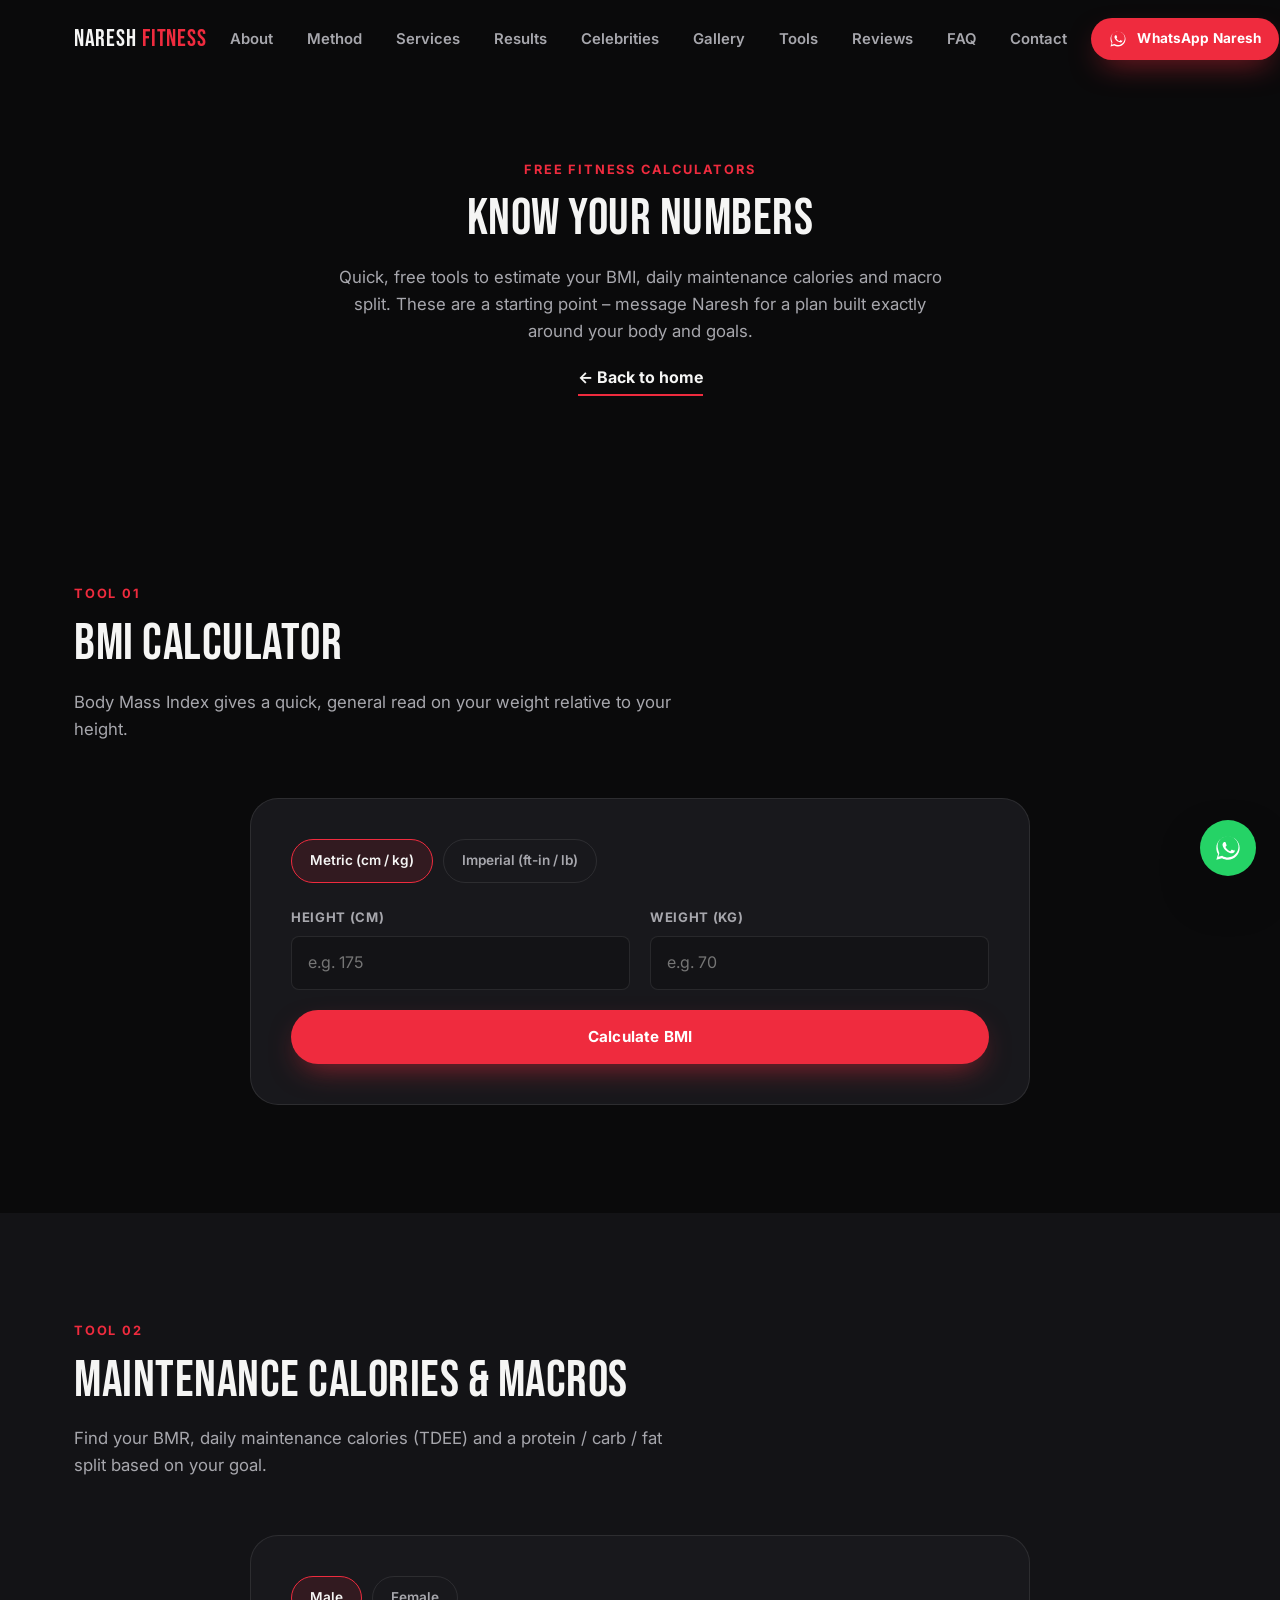
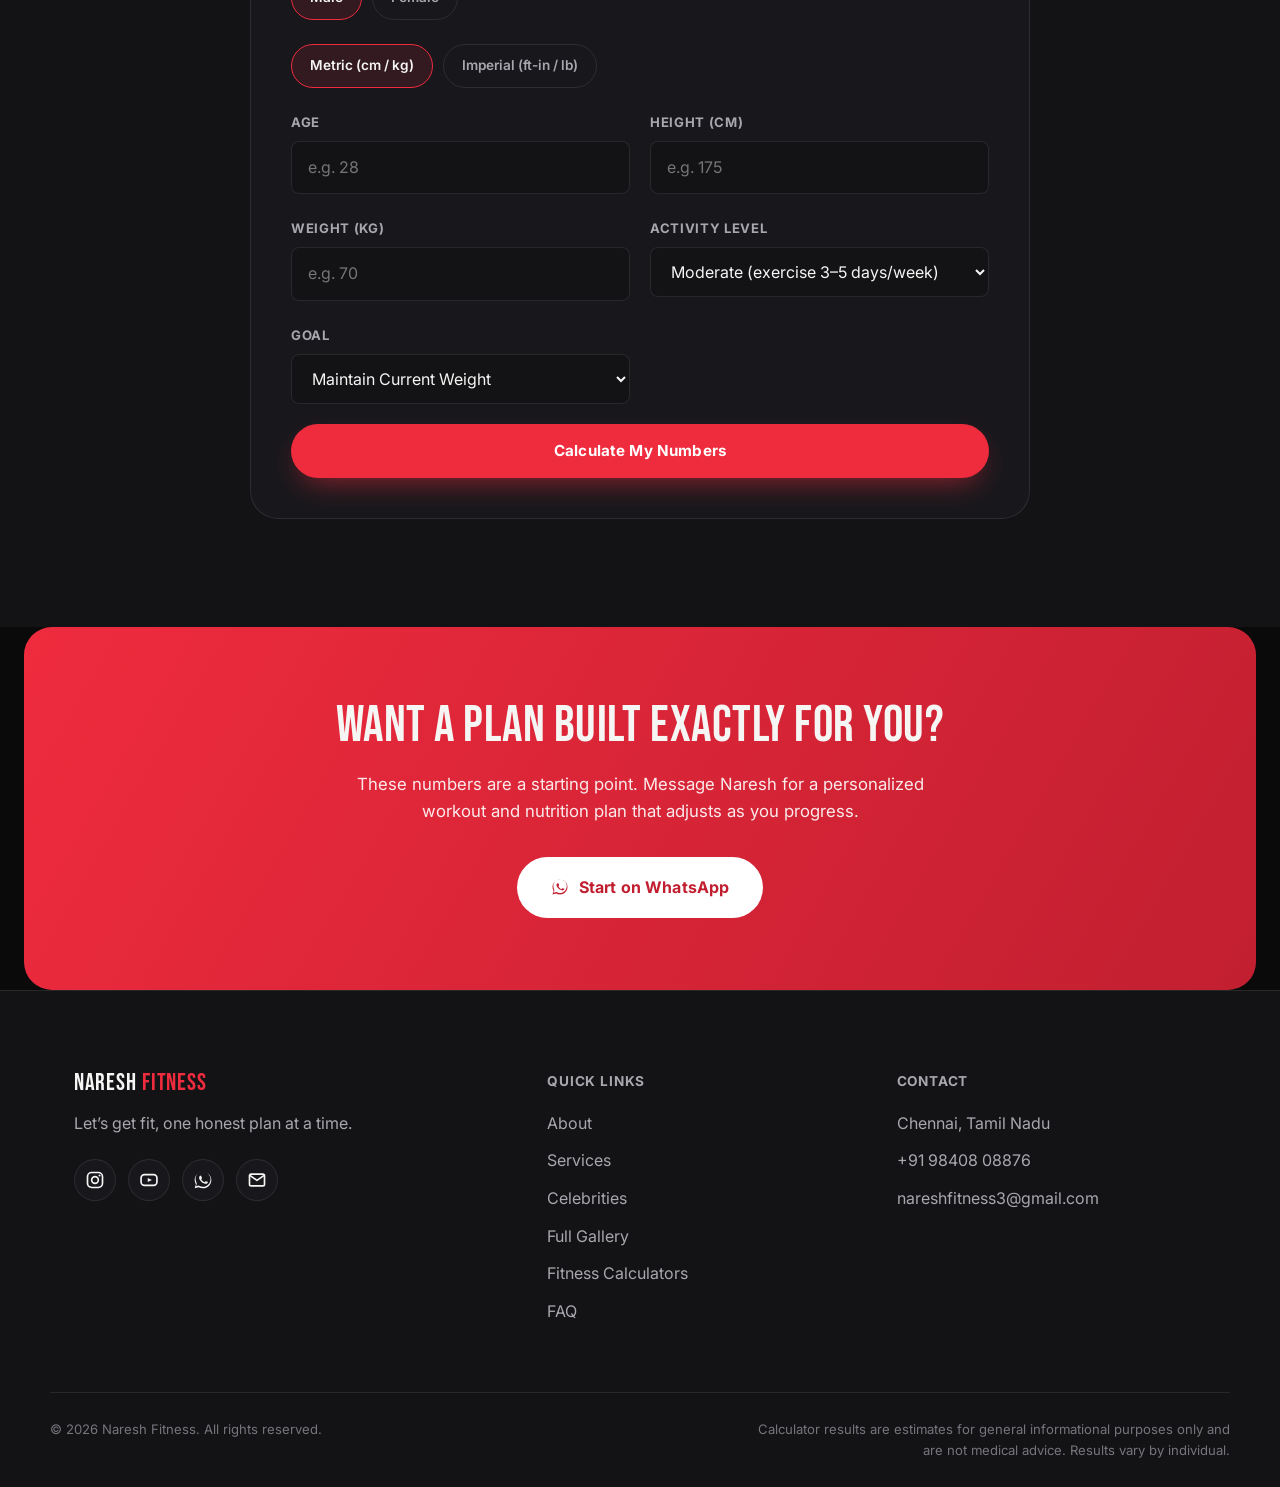
<file: tools.html>
<!DOCTYPE html>
<html lang="en">
<head>
<meta charset="UTF-8">
<meta name="viewport" content="width=device-width, initial-scale=1, viewport-fit=cover">
<title>Free Fitness Calculators: BMI, TDEE &amp; Macros | Naresh Fitness</title>
<meta name="description" content="Use free BMI, maintenance calorie (TDEE) and macro calculators from Naresh Fitness. Get instant estimates for your fitness goals, then start a personalized plan with a Chennai coach.">
<meta name="robots" content="index, follow, max-image-preview:large, max-snippet:-1, max-video-preview:-1">
<link rel="canonical" href="https://nareshfitness.com/tools.html">

<meta property="og:type" content="website">
<meta property="og:site_name" content="Naresh Fitness">
<meta property="og:title" content="Free Fitness Calculators: BMI, TDEE &amp; Macros | Naresh Fitness">
<meta property="og:description" content="Calculate your BMI, maintenance calories and macro split in seconds. Free tools from Naresh Fitness, Chennai.">
<meta property="og:image" content="https://nareshfitness.com/assets/img/og-image.jpg">
<meta property="og:url" content="https://nareshfitness.com/tools.html">
<meta property="og:locale" content="en_IN">

<meta name="twitter:card" content="summary_large_image">
<meta name="twitter:title" content="Free Fitness Calculators | Naresh Fitness">
<meta name="twitter:description" content="Calculate your BMI, maintenance calories and macros in seconds with free tools from Naresh Fitness.">
<meta name="twitter:image" content="https://nareshfitness.com/assets/img/og-image.jpg">

<meta name="theme-color" content="#0a0a0b">

<link rel="icon" href="favicon.ico" sizes="any">
<link rel="icon" type="image/png" sizes="32x32" href="assets/img/favicon-32.png">
<link rel="apple-touch-icon" href="assets/img/apple-touch-icon.png">

<link rel="preconnect" href="https://fonts.googleapis.com">
<link rel="preconnect" href="https://fonts.gstatic.com" crossorigin>
<link href="https://fonts.googleapis.com/css2?family=Bebas+Neue&amp;family=Inter:wght@400;500;600;700;800&amp;display=swap" rel="stylesheet">

<link rel="stylesheet" href="assets/css/style.css">
<script type="application/ld+json">
{
  "@context": "https://schema.org",
  "@graph": [
    {
      "@type": "WebPage",
      "@id": "https://nareshfitness.com/tools.html#webpage",
      "url": "https://nareshfitness.com/tools.html",
      "name": "Free Fitness Calculators: BMI, TDEE & Macros | Naresh Fitness",
      "description": "Free BMI, maintenance calorie and macro calculators from Naresh Fitness.",
      "isPartOf": { "@id": "https://nareshfitness.com/#website" },
      "about": { "@id": "https://nareshfitness.com/#business" },
      "inLanguage": "en-IN"
    },
    {
      "@type": "BreadcrumbList",
      "itemListElement": [
        { "@type": "ListItem", "position": 1, "name": "Home", "item": "https://nareshfitness.com/" },
        { "@type": "ListItem", "position": 2, "name": "Fitness Calculators", "item": "https://nareshfitness.com/tools.html" }
      ]
    }
  ]
}
</script>
</head>
<body>

<a class="skip-link" href="#main">Skip to content</a>

<!-- ===================== HEADER ===================== -->
<header class="site-header" id="siteHeader">
  <div class="container header-inner">
    <a href="index.html#home" class="logo" aria-label="Naresh Fitness home">
      <span class="logo-mark">NARESH</span><span class="logo-sub">FITNESS</span>
    </a>

    <nav class="nav" id="siteNav" aria-label="Primary">
      <ul>
        <li><a href="index.html#about" class="nav-link">About</a></li>
        <li><a href="index.html#method" class="nav-link">Method</a></li>
        <li><a href="index.html#services" class="nav-link">Services</a></li>
        <li><a href="index.html#results" class="nav-link">Results</a></li>
        <li><a href="index.html#celebrities" class="nav-link">Celebrities</a></li>
        <li><a href="gallery.html" class="nav-link">Gallery</a></li>
        <li><a href="tools.html" class="nav-link active">Tools</a></li>
        <li><a href="index.html#reviews" class="nav-link">Reviews</a></li>
        <li><a href="index.html#faq" class="nav-link">FAQ</a></li>
        <li><a href="index.html#contact" class="nav-link">Contact</a></li>
      </ul>
    </nav>

    <div class="header-actions">
      <a href="https://wa.me/919840808876?text=Hi%20Naresh%2C%20I%27d%20like%20to%20know%20more%20about%20your%20coaching%20programs!" class="btn btn-primary btn-sm header-cta" target="_blank" rel="noopener">
        <svg viewBox="0 0 24 24" aria-hidden="true" class="icon"><use href="#icon-whatsapp"></use></svg>
        <span>WhatsApp Naresh</span>
      </a>
      <button class="nav-toggle" id="navToggle" aria-label="Toggle menu" aria-expanded="false" aria-controls="siteNav">
        <span></span><span></span><span></span>
      </button>
    </div>
  </div>
</header>

<main id="main">

  <!-- ===================== TOOLS HERO ===================== -->
  <section class="gallery-hero">
    <div class="container">
      <p class="eyebrow reveal">Free Fitness Calculators</p>
      <h1 class="section-title reveal">KNOW YOUR NUMBERS</h1>
      <p class="section-sub reveal">Quick, free tools to estimate your BMI, daily maintenance calories and macro split. These are a starting point &ndash; message Naresh for a plan built exactly around your body and goals.</p>
      <a href="index.html" class="text-link reveal">&larr; Back to home</a>
    </div>
  </section>

  <!-- ===================== BMI CALCULATOR ===================== -->
  <section class="tool-section" id="bmi">
    <div class="container">
      <div class="section-head">
        <p class="eyebrow reveal">Tool 01</p>
        <h2 class="section-title reveal">BMI CALCULATOR</h2>
        <p class="section-sub reveal">Body Mass Index gives a quick, general read on your weight relative to your height.</p>
      </div>

      <div class="tool-card reveal">
        <form id="bmiForm" class="tool-form" novalidate>
          <div class="unit-toggle" role="radiogroup" aria-label="Units">
            <label class="unit-pill">
              <input type="radio" name="bmiUnit" value="metric" checked>
              <span>Metric (cm / kg)</span>
            </label>
            <label class="unit-pill">
              <input type="radio" name="bmiUnit" value="imperial">
              <span>Imperial (ft-in / lb)</span>
            </label>
          </div>

          <div class="tool-grid">
            <div class="form-row" data-unit="metric">
              <label for="bmi-height-cm">Height (cm)</label>
              <input type="number" id="bmi-height-cm" data-field="heightCm" placeholder="e.g. 175" min="60" max="260" step="0.1" inputmode="decimal">
            </div>
            <div class="form-row" data-unit="imperial" hidden>
              <label for="bmi-height-ft">Height (ft / in)</label>
              <div class="input-pair">
                <input type="number" id="bmi-height-ft" data-field="heightFt" placeholder="ft" min="3" max="8" inputmode="numeric">
                <input type="number" id="bmi-height-in" data-field="heightIn" placeholder="in" min="0" max="11" inputmode="numeric">
              </div>
            </div>

            <div class="form-row" data-unit="metric">
              <label for="bmi-weight-kg">Weight (kg)</label>
              <input type="number" id="bmi-weight-kg" data-field="weightKg" placeholder="e.g. 70" min="20" max="350" step="0.1" inputmode="decimal">
            </div>
            <div class="form-row" data-unit="imperial" hidden>
              <label for="bmi-weight-lb">Weight (lb)</label>
              <input type="number" id="bmi-weight-lb" data-field="weightLb" placeholder="e.g. 154" min="44" max="770" step="0.1" inputmode="decimal">
            </div>
          </div>

          <p class="tool-error" id="bmiError" role="alert" hidden>Please enter a valid height and weight.</p>

          <button type="submit" class="btn btn-primary btn-block">
            <span>Calculate BMI</span>
          </button>
        </form>

        <div class="tool-result" id="bmiResult" hidden>
          <div class="tool-result-headline">
            <span class="tool-result-value" id="bmiValue">0</span>
            <span class="tool-badge" id="bmiCategoryLabel">Normal Weight</span>
          </div>

          <div class="bmi-gauge">
            <div class="bmi-gauge-track">
              <span class="bmi-zone bmi-zone--under"></span>
              <span class="bmi-zone bmi-zone--normal"></span>
              <span class="bmi-zone bmi-zone--over"></span>
              <span class="bmi-zone bmi-zone--obese"></span>
              <span class="bmi-gauge-marker" id="bmiGaugeMarker"></span>
            </div>
            <div class="bmi-gauge-labels">
              <span>Underweight</span>
              <span>Normal</span>
              <span>Overweight</span>
              <span>Obese</span>
            </div>
          </div>
          <p class="tool-note">BMI doesn&rsquo;t account for muscle mass, bone density or body composition. It&rsquo;s a general screening number, not a diagnosis.</p>
        </div>
      </div>
    </div>
  </section>

  <!-- ===================== CALORIE & MACRO CALCULATOR ===================== -->
  <section class="tool-section tool-section--alt" id="calories">
    <div class="container">
      <div class="section-head">
        <p class="eyebrow reveal">Tool 02</p>
        <h2 class="section-title reveal">MAINTENANCE CALORIES &amp; MACROS</h2>
        <p class="section-sub reveal">Find your BMR, daily maintenance calories (TDEE) and a protein / carb / fat split based on your goal.</p>
      </div>

      <div class="tool-card reveal">
        <form id="calorieForm" class="tool-form" novalidate>
          <div class="unit-toggle" role="radiogroup" aria-label="Gender">
            <label class="unit-pill">
              <input type="radio" name="calGender" value="male" checked>
              <span>Male</span>
            </label>
            <label class="unit-pill">
              <input type="radio" name="calGender" value="female">
              <span>Female</span>
            </label>
          </div>

          <div class="unit-toggle" role="radiogroup" aria-label="Units">
            <label class="unit-pill">
              <input type="radio" name="calUnit" value="metric" checked>
              <span>Metric (cm / kg)</span>
            </label>
            <label class="unit-pill">
              <input type="radio" name="calUnit" value="imperial">
              <span>Imperial (ft-in / lb)</span>
            </label>
          </div>

          <div class="tool-grid">
            <div class="form-row">
              <label for="cal-age">Age</label>
              <input type="number" id="cal-age" data-field="age" placeholder="e.g. 28" min="14" max="90" inputmode="numeric">
            </div>

            <div class="form-row" data-unit="metric">
              <label for="cal-height-cm">Height (cm)</label>
              <input type="number" id="cal-height-cm" data-field="heightCm" placeholder="e.g. 175" min="120" max="230" step="0.1" inputmode="decimal">
            </div>
            <div class="form-row" data-unit="imperial" hidden>
              <label for="cal-height-ft">Height (ft / in)</label>
              <div class="input-pair">
                <input type="number" id="cal-height-ft" data-field="heightFt" placeholder="ft" min="3" max="8" inputmode="numeric">
                <input type="number" id="cal-height-in" data-field="heightIn" placeholder="in" min="0" max="11" inputmode="numeric">
              </div>
            </div>

            <div class="form-row" data-unit="metric">
              <label for="cal-weight-kg">Weight (kg)</label>
              <input type="number" id="cal-weight-kg" data-field="weightKg" placeholder="e.g. 70" min="30" max="300" step="0.1" inputmode="decimal">
            </div>
            <div class="form-row" data-unit="imperial" hidden>
              <label for="cal-weight-lb">Weight (lb)</label>
              <input type="number" id="cal-weight-lb" data-field="weightLb" placeholder="e.g. 154" min="66" max="660" step="0.1" inputmode="decimal">
            </div>

            <div class="form-row">
              <label for="cal-activity">Activity Level</label>
              <select id="cal-activity" data-field="activity">
                <option value="sedentary">Sedentary (little or no exercise)</option>
                <option value="light">Light (exercise 1&ndash;3 days/week)</option>
                <option value="moderate" selected>Moderate (exercise 3&ndash;5 days/week)</option>
                <option value="active">Active (exercise 6&ndash;7 days/week)</option>
                <option value="veryActive">Very Active (hard training + physical job)</option>
              </select>
            </div>

            <div class="form-row">
              <label for="cal-goal">Goal</label>
              <select id="cal-goal" data-field="goal">
                <option value="lose">Lose Weight / Fat Loss</option>
                <option value="maintain" selected>Maintain Current Weight</option>
                <option value="gain">Build Muscle</option>
              </select>
            </div>
          </div>

          <p class="tool-error" id="calorieError" role="alert" hidden>Please enter a valid age, height and weight.</p>

          <button type="submit" class="btn btn-primary btn-block">
            <span>Calculate My Numbers</span>
          </button>
        </form>

        <div class="tool-result" id="calorieResult" hidden>
          <div class="tool-stat-grid">
            <div class="tool-stat">
              <span class="tool-stat-label">BMR</span>
              <span class="tool-stat-value" id="bmrValue">0</span>
              <span class="tool-stat-unit">kcal/day</span>
            </div>
            <div class="tool-stat">
              <span class="tool-stat-label">Maintenance (TDEE)</span>
              <span class="tool-stat-value" id="tdeeValue">0</span>
              <span class="tool-stat-unit">kcal/day</span>
            </div>
            <div class="tool-stat tool-stat--highlight">
              <span class="tool-stat-label" id="goalCalLabel">Your Target</span>
              <span class="tool-stat-value" id="goalCalValue">0</span>
              <span class="tool-stat-unit">kcal/day</span>
            </div>
          </div>

          <div class="macro-breakdown">
            <h3>Suggested Daily Macros</h3>
            <div class="macro-bar">
              <span class="macro-bar-seg macro-bar-seg--protein" id="macroBarProtein"></span>
              <span class="macro-bar-seg macro-bar-seg--carbs" id="macroBarCarbs"></span>
              <span class="macro-bar-seg macro-bar-seg--fat" id="macroBarFat"></span>
            </div>
            <div class="macro-list">
              <div class="macro-item">
                <span class="macro-dot macro-dot--protein"></span>
                <span class="macro-name">Protein</span>
                <span class="macro-grams" id="macroProteinG">0g</span>
                <span class="macro-cal" id="macroProteinCal">0 kcal</span>
              </div>
              <div class="macro-item">
                <span class="macro-dot macro-dot--carbs"></span>
                <span class="macro-name">Carbs</span>
                <span class="macro-grams" id="macroCarbsG">0g</span>
                <span class="macro-cal" id="macroCarbsCal">0 kcal</span>
              </div>
              <div class="macro-item">
                <span class="macro-dot macro-dot--fat"></span>
                <span class="macro-name">Fat</span>
                <span class="macro-grams" id="macroFatG">0g</span>
                <span class="macro-cal" id="macroFatCal">0 kcal</span>
              </div>
            </div>
          </div>
          <p class="tool-note">Estimates based on the Mifflin-St Jeor equation. Real results depend on consistency, sleep, stress and individual metabolism &ndash; a coached plan adjusts these numbers as you progress.</p>
        </div>
      </div>
    </div>
  </section>

  <!-- ===================== TOOLS CTA ===================== -->
  <section class="gallery-cta">
    <div class="container">
      <h2 class="section-title reveal">WANT A PLAN BUILT EXACTLY FOR YOU?</h2>
      <p class="section-sub reveal">These numbers are a starting point. Message Naresh for a personalized workout and nutrition plan that adjusts as you progress.</p>
      <a href="https://wa.me/919840808876?text=Hi%20Naresh%2C%20I%20used%20the%20calculators%20on%20your%20website%20and%20I%27d%20like%20a%20personalized%20plan!" class="btn btn-primary btn-lg reveal" target="_blank" rel="noopener">
        <svg viewBox="0 0 24 24" aria-hidden="true" class="icon"><use href="#icon-whatsapp"></use></svg>
        <span>Start on WhatsApp</span>
      </a>
    </div>
  </section>

</main>

<!-- ===================== FOOTER ===================== -->
<footer class="site-footer">
  <div class="container footer-inner">
    <div class="footer-brand">
      <a href="index.html#home" class="logo"><span class="logo-mark">NARESH</span><span class="logo-sub">FITNESS</span></a>
      <p>Let&rsquo;s get fit, one honest plan at a time.</p>
      <div class="social-icons">
        <a href="https://www.instagram.com/nareshfitness/" target="_blank" rel="noopener" aria-label="Naresh Fitness on Instagram"><svg viewBox="0 0 24 24" class="icon" aria-hidden="true"><use href="#icon-instagram"></use></svg></a>
        <a href="https://www.youtube.com/@nareshfitnesslifestyle" target="_blank" rel="noopener" aria-label="Naresh Fitness on YouTube"><svg viewBox="0 0 24 24" class="icon" aria-hidden="true"><use href="#icon-youtube"></use></svg></a>
        <a href="https://wa.me/919840808876" target="_blank" rel="noopener" aria-label="Message Naresh Fitness on WhatsApp"><svg viewBox="0 0 24 24" class="icon" aria-hidden="true"><use href="#icon-whatsapp"></use></svg></a>
        <a href="mailto:nareshfitness3@gmail.com" aria-label="Email Naresh Fitness"><svg viewBox="0 0 24 24" class="icon" aria-hidden="true"><use href="#icon-mail"></use></svg></a>
      </div>
    </div>

    <div class="footer-col">
      <h4>Quick Links</h4>
      <ul>
        <li><a href="index.html#about">About</a></li>
        <li><a href="index.html#services">Services</a></li>
        <li><a href="index.html#celebrities">Celebrities</a></li>
        <li><a href="gallery.html">Full Gallery</a></li>
        <li><a href="tools.html">Fitness Calculators</a></li>
        <li><a href="index.html#faq">FAQ</a></li>
      </ul>
    </div>

    <div class="footer-col">
      <h4>Contact</h4>
      <ul>
        <li>Chennai, Tamil Nadu</li>
        <li><a href="tel:+919840808876">+91 98408 08876</a></li>
        <li><a href="mailto:nareshfitness3@gmail.com">nareshfitness3@gmail.com</a></li>
      </ul>
    </div>
  </div>

  <div class="container footer-bottom">
    <p>&copy; <span id="year"></span> Naresh Fitness. All rights reserved.</p>
    <p class="disclaimer">Calculator results are estimates for general informational purposes only and are not medical advice. Results vary by individual.</p>
  </div>
</footer>

<!-- Floating actions -->
<a href="https://wa.me/919840808876?text=Hi%20Naresh%2C%20I%27d%20like%20to%20know%20more%20about%20your%20coaching!" class="fab fab-whatsapp" target="_blank" rel="noopener" aria-label="Chat on WhatsApp">
  <svg viewBox="0 0 24 24" aria-hidden="true" class="icon"><use href="#icon-whatsapp"></use></svg>
</a>
<button class="fab fab-top" id="toTop" aria-label="Back to top">
  <svg viewBox="0 0 24 24" aria-hidden="true" class="icon"><use href="#icon-arrow-up"></use></svg>
</button>

<!-- SVG Icon Sprite -->
<svg style="display:none" aria-hidden="true">
  <defs>
    <g id="icon-whatsapp"><path fill="currentColor" d="M17.5 14.4c-.3-.1-1.6-.8-1.9-.9-.2-.1-.4-.1-.6.1-.2.3-.7.9-.8 1-.2.2-.3.2-.5.1-.3-.1-1.2-.4-2.2-1.4-.8-.7-1.4-1.6-1.5-1.9-.2-.3 0-.5.1-.6.1-.1.3-.3.4-.5.1-.1.2-.3.3-.4.1-.2 0-.4 0-.5-.1-.1-.6-1.5-.8-2-.2-.5-.4-.4-.6-.5h-.5c-.2 0-.5.1-.7.3-.2.3-.9.9-.9 2.1 0 1.2.9 2.4 1 2.6.1.2 1.8 2.8 4.4 3.9.6.3 1.1.4 1.5.6.6.2 1.2.2 1.6.1.5-.1 1.6-.6 1.8-1.3.2-.6.2-1.2.2-1.3-.1-.1-.3-.2-.5-.3z"/><path fill="currentColor" d="M12 2C6.5 2 2 6.5 2 12c0 1.9.5 3.6 1.5 5.2L2 22l4.9-1.3c1.5.8 3.2 1.3 5.1 1.3 5.5 0 10-4.5 10-10S17.5 2 12 2zm0 18.1c-1.7 0-3.3-.5-4.7-1.3l-.3-.2-3.3.9.9-3.2-.2-.3C3.6 13.6 3.1 12 3.1 10.3v-.1C3.1 5.6 7.1 2 12 2c2.4 0 4.7 1 6.4 2.7 1.7 1.7 2.6 4 2.6 6.3 0 4.9-4 8.9-9 9.1z"/></g>
    <g id="icon-arrow-up"><path fill="none" stroke="currentColor" stroke-width="2" stroke-linecap="round" stroke-linejoin="round" d="M12 20V4m0 0l-6 6m6-6l6 6"/></g>
    <g id="icon-mail"><rect x="3" y="5" width="18" height="14" rx="2" fill="none" stroke="currentColor" stroke-width="2"/><path fill="none" stroke="currentColor" stroke-width="2" stroke-linejoin="round" d="M3.5 6.5l8.5 6 8.5-6"/></g>
    <g id="icon-instagram"><rect x="3" y="3" width="18" height="18" rx="5" fill="none" stroke="currentColor" stroke-width="2"/><circle cx="12" cy="12" r="4" fill="none" stroke="currentColor" stroke-width="2"/><circle cx="17.5" cy="6.5" r="1.2" fill="currentColor"/></g>
    <g id="icon-youtube"><rect x="2.5" y="5.5" width="19" height="13" rx="4" fill="none" stroke="currentColor" stroke-width="2"/><path fill="currentColor" d="M10.5 9.5l5 2.5-5 2.5z"/></g>
  </defs>
</svg>

<script src="assets/js/main.js" defer></script>
<script src="assets/js/tools.js" defer></script>
</body>
</html>
</file>
<file: assets/css/style.css>
/* ==========================================================================
   NARESH FITNESS — Design System & Styles
   ========================================================================== */

/* ---------- Reset ---------- */
*, *::before, *::after { box-sizing: border-box; }
html { scroll-behavior: smooth; }
[id] { scroll-margin-top: 92px; }
body, h1, h2, h3, h4, p, dl, dd, figure { margin: 0; }
ul, ol { margin: 0; padding: 0; list-style: none; }
img { max-width: 100%; display: block; }
button { font: inherit; color: inherit; background: none; border: 0; cursor: pointer; }
a { color: inherit; text-decoration: none; }
input, textarea, select { font: inherit; color: inherit; }

/* ---------- Design Tokens ---------- */
:root {
  --bg: #0a0a0b;
  --bg-alt: #131316;
  --surface: #18181c;
  --surface-2: #1f1f24;
  --border: rgba(255,255,255,0.09);
  --text: #f5f5f4;
  --text-muted: #a7a7ad;
  --text-faint: #75757c;
  --accent: #ef2b3e;
  --accent-dark: #c11f30;
  --accent-2: #ffb020;
  --success: #23c16b;

  --font-display: "Bebas Neue", "Arial Narrow", sans-serif;
  --font-body: "Inter", -apple-system, BlinkMacSystemFont, "Segoe UI", sans-serif;

  --container: 1180px;
  --radius-sm: 8px;
  --radius: 16px;
  --radius-lg: 28px;

  --shadow-soft: 0 20px 60px -20px rgba(0,0,0,0.6);
  --ease: cubic-bezier(.22,1,.36,1);
}

/* ---------- Base ---------- */
body {
  background: var(--bg);
  color: var(--text);
  font-family: var(--font-body);
  font-size: 16px;
  line-height: 1.6;
  -webkit-font-smoothing: antialiased;
  overflow-x: hidden;
}

::selection { background: var(--accent); color: #fff; }

.container {
  width: 100%;
  max-width: var(--container);
  margin-inline: auto;
  padding-inline: 24px;
}

.skip-link {
  position: fixed;
  top: -100px;
  left: 16px;
  background: var(--accent);
  color: #fff;
  padding: 12px 18px;
  border-radius: var(--radius-sm);
  z-index: 999;
  transition: top .2s var(--ease);
  font-weight: 600;
}
.skip-link:focus { top: 16px; }

a:focus-visible, button:focus-visible, input:focus-visible, textarea:focus-visible, select:focus-visible, details:focus-within summary {
  outline: 2px solid var(--accent-2);
  outline-offset: 3px;
}

.eyebrow {
  font-weight: 700;
  letter-spacing: .14em;
  text-transform: uppercase;
  font-size: .8rem;
  color: var(--accent);
  margin-bottom: 12px;
}

.section-title {
  font-family: var(--font-display);
  font-weight: 400;
  letter-spacing: .01em;
  font-size: clamp(2rem, 5vw, 3.2rem);
  line-height: 1.05;
  text-transform: uppercase;
  margin-bottom: 18px;
}

.section-sub {
  color: var(--text-muted);
  max-width: 620px;
  font-size: 1.05rem;
}

.section-head { max-width: 760px; margin-bottom: 56px; }

section { position: relative; padding: 108px 0; }
@media (max-width: 760px) { section { padding: 76px 0; } }

.icon { width: 20px; height: 20px; flex-shrink: 0; }
.icon-sm { width: 16px; height: 16px; }
.icon-lg { width: 34px; height: 34px; color: var(--accent); margin-bottom: 18px; }

/* ---------- Buttons ---------- */
.btn {
  display: inline-flex;
  align-items: center;
  gap: 10px;
  padding: 15px 28px;
  border-radius: 999px;
  font-weight: 700;
  font-size: .95rem;
  letter-spacing: .01em;
  transition: transform .25s var(--ease), box-shadow .25s var(--ease), background .25s var(--ease);
  white-space: nowrap;
}
.btn .icon { width: 18px; height: 18px; }
.btn-primary {
  background: var(--accent);
  color: #fff;
  box-shadow: 0 12px 30px -10px rgba(239,43,62,.6);
}
.btn-primary:hover { background: var(--accent-dark); transform: translateY(-2px); box-shadow: 0 16px 34px -10px rgba(239,43,62,.7); }
.btn-ghost {
  background: transparent;
  color: var(--text);
  border: 1.5px solid var(--border);
}
.btn-ghost:hover { border-color: var(--text); transform: translateY(-2px); }
.btn-sm { padding: 10px 18px; font-size: .85rem; }
.btn-block { width: 100%; justify-content: center; }

.text-link {
  display: inline-flex;
  align-items: center;
  gap: 8px;
  font-weight: 700;
  color: var(--text);
  border-bottom: 2px solid var(--accent);
  padding-bottom: 4px;
  transition: gap .25s var(--ease), color .25s var(--ease);
}
.text-link:hover { gap: 12px; color: var(--accent); }

/* ---------- Header ---------- */
.site-header {
  position: fixed;
  top: 0; left: 0; right: 0;
  z-index: 100;
  padding: 18px 0;
  transition: background .3s var(--ease), padding .3s var(--ease), box-shadow .3s var(--ease);
}
.site-header.scrolled {
  background: rgba(10,10,11,.85);
  backdrop-filter: blur(14px);
  -webkit-backdrop-filter: blur(14px);
  padding: 12px 0;
  box-shadow: 0 8px 30px -12px rgba(0,0,0,.6);
  border-bottom: 1px solid var(--border);
}
.header-inner { display: flex; align-items: center; justify-content: space-between; gap: 24px; }

.logo { display: flex; align-items: baseline; gap: 6px; font-family: var(--font-display); line-height: 1; }
.logo-mark { font-size: 1.5rem; letter-spacing: .03em; }
.logo-sub { font-size: 1.5rem; letter-spacing: .03em; color: var(--accent); }

.nav ul { display: flex; align-items: center; gap: 34px; }
.nav-link {
  font-weight: 600;
  font-size: .93rem;
  color: var(--text-muted);
  position: relative;
  padding: 6px 0;
  transition: color .2s var(--ease);
}
.nav-link::after {
  content: "";
  position: absolute;
  left: 0; bottom: 0;
  width: 0; height: 2px;
  background: var(--accent);
  transition: width .25s var(--ease);
}
.nav-link:hover, .nav-link.active { color: var(--text); }
.nav-link:hover::after, .nav-link.active::after { width: 100%; }

.header-actions { display: flex; align-items: center; gap: 16px; }
.header-cta span { display: inline; }

.nav-toggle {
  display: none;
  flex-direction: column;
  justify-content: center;
  gap: 5px;
  width: 40px;
  height: 40px;
}
.nav-toggle span { width: 100%; height: 2px; background: var(--text); border-radius: 2px; transition: transform .3s var(--ease), opacity .3s var(--ease); }
.nav-toggle[aria-expanded="true"] span:nth-child(1) { transform: translateY(7px) rotate(45deg); }
.nav-toggle[aria-expanded="true"] span:nth-child(2) { opacity: 0; }
.nav-toggle[aria-expanded="true"] span:nth-child(3) { transform: translateY(-7px) rotate(-45deg); }

/* ---------- Hero ---------- */
.hero {
  position: relative;
  min-height: 100svh;
  display: flex;
  align-items: center;
  padding-top: 140px;
  padding-bottom: 80px;
  overflow: hidden;
}
.hero-bg {
  position: absolute; inset: 0;
  background:
    radial-gradient(60% 50% at 85% 15%, rgba(239,43,62,.20), transparent 60%),
    radial-gradient(50% 40% at 10% 90%, rgba(255,176,32,.12), transparent 60%),
    var(--bg);
  z-index: -1;
}
.hero-inner {
  display: grid;
  grid-template-columns: 1.15fr .85fr;
  align-items: center;
  gap: 48px;
}
.hero-title {
  font-family: var(--font-display);
  font-weight: 400;
  font-size: clamp(2.6rem, 6.4vw, 5.2rem);
  line-height: .98;
  text-transform: uppercase;
  margin-bottom: 26px;
}
.hero-title .line { display: block; }
.hero-title .accent { color: var(--accent); }
.hero-sub {
  font-size: 1.15rem;
  color: var(--text-muted);
  max-width: 520px;
  margin-bottom: 36px;
}
.hero-actions { display: flex; flex-wrap: wrap; gap: 16px; }

.hero-media { display: flex; justify-content: center; }
.hero-portrait {
  position: relative;
  width: min(100%, 420px);
  aspect-ratio: 1/1;
  border-radius: var(--radius-lg);
  overflow: hidden;
  box-shadow: var(--shadow-soft);
  border: 1px solid var(--border);
}
.hero-portrait img { width: 100%; height: 100%; object-fit: cover; }
.hero-badge {
  position: absolute;
  display: flex;
  flex-direction: column;
  line-height: 1.2;
  background: rgba(15,15,17,.75);
  backdrop-filter: blur(10px);
  border: 1px solid var(--border);
  border-radius: var(--radius);
  padding: 12px 16px;
  box-shadow: var(--shadow-soft);
}
.hero-badge strong { font-family: var(--font-display); font-size: 1.4rem; letter-spacing: .02em; }
.hero-badge strong span { color: var(--accent-2); }
.hero-badge span { font-size: .72rem; color: var(--text-muted); text-transform: uppercase; letter-spacing: .06em; }
.hero-badge--rating { top: 8%; left: -8%; }
.hero-badge--title { bottom: 8%; right: -10%; text-align: right; }
.hero-badge--title strong { color: var(--accent-2); font-size: 1.15rem; }

.scroll-cue {
  position: absolute;
  bottom: 28px; left: 50%;
  transform: translateX(-50%);
  display: flex;
  flex-direction: column;
  align-items: center;
  gap: 6px;
  color: var(--text-faint);
  font-size: .72rem;
  letter-spacing: .12em;
  text-transform: uppercase;
  animation: bob 2.4s ease-in-out infinite;
}
@keyframes bob { 0%,100% { transform: translate(-50%, 0); } 50% { transform: translate(-50%, 8px); } }

/* ---------- Marquee ---------- */
.marquee {
  overflow: hidden;
  background: var(--accent);
  padding: 14px 0;
  white-space: nowrap;
}
.marquee-track {
  display: inline-flex;
  gap: 14px;
  animation: marquee 26s linear infinite;
  font-family: var(--font-display);
  font-size: 1.05rem;
  letter-spacing: .04em;
  color: #fff;
}
.marquee-track span { flex-shrink: 0; }
.marquee-track .dot { color: rgba(255,255,255,.6); }
@keyframes marquee { from { transform: translateX(0); } to { transform: translateX(-50%); } }

/* ---------- Trust bar ---------- */
.trust-bar { padding: 64px 0; border-bottom: 1px solid var(--border); }
.trust-grid {
  display: grid;
  grid-template-columns: repeat(4, 1fr);
  gap: 32px;
}
.trust-item { display: flex; flex-direction: column; gap: 6px; text-align: center; }
.trust-value {
  font-family: var(--font-display);
  font-size: clamp(2rem, 3.4vw, 2.6rem);
  color: var(--accent-2);
}
.trust-value--text { font-size: clamp(1.4rem, 2.6vw, 1.8rem); }
.trust-label { color: var(--text-muted); font-size: .85rem; text-transform: uppercase; letter-spacing: .04em; }

/* ---------- About ---------- */
.about-grid {
  display: grid;
  grid-template-columns: .85fr 1.15fr;
  gap: 64px;
  align-items: center;
}
.about-media { position: relative; }
.about-media picture, .about-media img {
  border-radius: var(--radius-lg);
  width: 100%;
  height: auto;
  aspect-ratio: 1/1;
  object-fit: cover;
  border: 1px solid var(--border);
  display: block;
}
.about-media-badge {
  position: absolute;
  bottom: -20px; left: -20px;
  background: var(--accent);
  color: #fff;
  border-radius: var(--radius);
  padding: 14px 20px;
  box-shadow: var(--shadow-soft);
  display: flex;
  flex-direction: column;
  line-height: 1.2;
}
.about-media-badge span { font-size: .7rem; text-transform: uppercase; letter-spacing: .08em; opacity: .85; }
.about-media-badge strong { font-family: var(--font-display); font-size: 1.6rem; }

.about-copy p { color: var(--text-muted); margin-bottom: 18px; font-size: 1.05rem; }

.fact-grid {
  display: grid;
  grid-template-columns: repeat(2, 1fr);
  gap: 20px 28px;
  margin: 32px 0;
  padding: 28px;
  background: var(--surface);
  border: 1px solid var(--border);
  border-radius: var(--radius);
}
.fact-grid dt { font-size: .72rem; text-transform: uppercase; letter-spacing: .08em; color: var(--text-faint); margin-bottom: 4px; }
.fact-grid dd { font-weight: 700; }

.recognition-row { display: flex; flex-wrap: wrap; gap: 10px; margin-bottom: 28px; }
.recognition-row li {
  font-size: .82rem;
  font-weight: 600;
  color: var(--text-muted);
  background: var(--surface);
  border: 1px solid var(--border);
  padding: 9px 16px;
  border-radius: 999px;
}

/* ---------- Method ---------- */
.method-grid {
  display: grid;
  grid-template-columns: repeat(4, 1fr);
  gap: 24px;
}
.method-card {
  background: var(--surface);
  border: 1px solid var(--border);
  border-radius: var(--radius);
  padding: 32px 26px;
  transition: transform .3s var(--ease), border-color .3s var(--ease);
}
.method-card:hover { transform: translateY(-6px); border-color: var(--accent); }
.method-num {
  display: block;
  font-family: var(--font-display);
  font-size: 2.4rem;
  color: var(--accent);
  margin-bottom: 12px;
  opacity: .9;
}
.method-card h3 { font-size: 1.2rem; margin-bottom: 10px; }
.method-card p { color: var(--text-muted); font-size: .95rem; }

/* ---------- Services ---------- */
.services-grid {
  display: grid;
  grid-template-columns: repeat(3, 1fr);
  gap: 24px;
  margin-bottom: 40px;
}
.service-card {
  background: var(--surface);
  border: 1px solid var(--border);
  border-radius: var(--radius);
  padding: 32px 28px;
  transition: transform .3s var(--ease), border-color .3s var(--ease), background .3s var(--ease);
}
.service-card:hover { transform: translateY(-6px); border-color: var(--accent); background: var(--surface-2); }
.service-card h3 { font-size: 1.25rem; margin-bottom: 10px; }
.service-card p { color: var(--text-muted); font-size: .95rem; }
.service-features { margin-top: 16px; padding-top: 16px; border-top: 1px solid var(--border); }
.service-features li { position: relative; padding-left: 20px; font-size: .86rem; color: var(--text-muted); margin-bottom: 8px; }
.service-features li::before { content: "✓"; position: absolute; left: 0; color: var(--accent-2); font-weight: 700; }

.services-cta {
  display: flex;
  align-items: center;
  justify-content: space-between;
  gap: 32px;
  background: linear-gradient(120deg, var(--accent), var(--accent-dark));
  border-radius: var(--radius-lg);
  padding: 40px 44px;
  flex-wrap: wrap;
}
.services-cta h3 { font-family: var(--font-display); font-size: 1.8rem; text-transform: uppercase; margin-bottom: 8px; }
.services-cta p { max-width: 460px; opacity: .92; }
.services-cta .btn-primary { background: #fff; color: var(--accent-dark); box-shadow: none; }
.services-cta .btn-primary:hover { background: #0a0a0b; color: #fff; }

/* ---------- Results ---------- */
.transform-grid {
  display: grid;
  grid-template-columns: repeat(2, 1fr);
  gap: 28px;
  margin-bottom: 20px;
}
.transform-card {
  position: relative;
  border-radius: var(--radius-lg);
  overflow: hidden;
  border: 1px solid var(--border);
}
.transform-card img { width: 100%; height: auto; aspect-ratio: 1/1; object-fit: cover; display: block; }
.transform-card figcaption {
  position: absolute;
  left: 0; right: 0; bottom: 0;
  padding: 28px 24px 20px;
  background: linear-gradient(0deg, rgba(0,0,0,.85), transparent);
  font-weight: 600;
  font-size: .95rem;
}
.transform-badge {
  position: absolute;
  top: 20px; left: 20px;
  background: var(--accent-2);
  color: #14140f;
  font-family: var(--font-display);
  font-size: 1.1rem;
  letter-spacing: .03em;
  padding: 8px 16px;
  border-radius: 999px;
}
.transform-more { color: var(--text-muted); margin-bottom: 64px; }
.transform-more a { color: var(--accent-2); font-weight: 700; }

.gallery-head { margin-bottom: 28px; }
.gallery-head h3 { font-family: var(--font-display); font-size: 1.7rem; text-transform: uppercase; letter-spacing: .02em; }

.gallery-grid {
  display: grid;
  grid-template-columns: repeat(4, 1fr);
  gap: 20px;
}
.gallery-item {
  border-radius: var(--radius);
  overflow: hidden;
  border: 1px solid var(--border);
  aspect-ratio: 3/4;
  position: relative;
}
.gallery-item img { width: 100%; height: 100%; object-fit: cover; transition: transform .5s var(--ease); }
.gallery-item:hover img { transform: scale(1.08); }
.gallery-item::after {
  content: "";
  position: absolute; inset: 0;
  background: linear-gradient(0deg, rgba(0,0,0,.35), transparent 40%);
  opacity: 0;
  transition: opacity .3s var(--ease);
}
.gallery-item:hover::after { opacity: 1; }

.view-all-cta { text-align: center; margin-top: 48px; }
.btn-lg { padding: 18px 34px; font-size: 1rem; }

/* ---------- Celebrity Clients ---------- */
.celebrity-grid {
  display: grid;
  grid-template-columns: repeat(2, 1fr);
  gap: 24px;
  align-items: start;
}
.celebrity-card {
  background: var(--surface);
  border: 1px solid var(--border);
  border-radius: var(--radius);
  overflow: hidden;
}
.celebrity-card picture, .celebrity-card img { width: 100%; height: auto; display: block; }
.celebrity-card figcaption { padding: 24px; }
.celebrity-card strong {
  display: block;
  font-family: var(--font-display);
  font-size: 1.3rem;
  letter-spacing: .02em;
  color: var(--accent-2);
  margin-bottom: 10px;
}
.celebrity-card span { display: block; color: var(--text-muted); font-size: .9rem; line-height: 1.55; }

/* ---------- Reviews ---------- */
.section-head .rating-badge { margin-top: 8px; }
.rating-badge {
  display: inline-flex;
  align-items: center;
  gap: 12px;
  background: var(--surface);
  border: 1px solid var(--border);
  padding: 14px 22px;
  border-radius: 999px;
  transition: border-color .25s var(--ease), transform .25s var(--ease);
}
.rating-badge:hover { border-color: var(--accent-2); transform: translateY(-2px); }
.rating-badge .stars { color: var(--accent-2); letter-spacing: 2px; }
.rating-badge span:last-child { color: var(--text-muted); font-size: .88rem; }

.testimonial-grid {
  display: grid;
  grid-template-columns: repeat(4, 1fr);
  gap: 24px;
  margin-bottom: 40px;
  align-items: start;
}
.testimonial-card {
  background: var(--surface);
  border: 1px solid var(--border);
  border-radius: var(--radius);
  padding: 28px 24px;
  display: flex;
  flex-direction: column;
}
.testimonial-stars { color: var(--accent-2); letter-spacing: 2px; margin-bottom: 14px; }
.testimonial-quote { color: var(--text); font-size: .98rem; flex-grow: 1; margin-bottom: 18px; }
.testimonial-author { display: flex; flex-direction: column; gap: 2px; }
.testimonial-author strong { font-size: 1rem; }
.testimonial-author span { color: var(--text-faint); font-size: .8rem; }

.testimonial-card--shot { padding: 0; overflow: hidden; }
.testimonial-card--shot picture, .testimonial-card--shot img { width: 100%; height: auto; display: block; }
.testimonial-card--shot figcaption { padding: 20px; font-size: .92rem; color: var(--text); }
.testimonial-card--shot figcaption span { display: block; margin-top: 10px; color: var(--text-faint); font-size: .78rem; }
.testimonial-card--shot strong { color: var(--accent-2); }

.insight-strip {
  display: grid;
  grid-template-columns: repeat(3, 1fr);
  gap: 24px;
}
.review-card {
  background: var(--surface);
  border: 1px solid var(--border);
  border-radius: var(--radius);
  padding: 32px 28px;
}
.quote-icon { color: var(--accent-2); }
.review-card h3 { font-size: 1.2rem; margin-bottom: 10px; }
.review-card p { color: var(--text-muted); font-size: .95rem; }
.reviews-disclosure { margin-top: 28px; color: var(--text-faint); font-size: .82rem; }

/* ---------- FAQ ---------- */
.faq-grid {
  display: grid;
  grid-template-columns: .8fr 1.2fr;
  gap: 56px;
  align-items: start;
}
.faq-intro .btn { margin-top: 12px; }
.faq-item {
  background: var(--surface);
  border: 1px solid var(--border);
  border-radius: var(--radius);
  padding: 22px 26px;
  margin-bottom: 14px;
}
.faq-item summary {
  cursor: pointer;
  font-weight: 700;
  font-size: 1.05rem;
  list-style: none;
  display: flex;
  justify-content: space-between;
  align-items: center;
  gap: 16px;
}
.faq-item summary::-webkit-details-marker { display: none; }
.faq-item summary::after {
  content: "+";
  font-family: var(--font-display);
  font-size: 1.6rem;
  color: var(--accent);
  transition: transform .25s var(--ease);
  flex-shrink: 0;
}
.faq-item[open] summary::after { transform: rotate(45deg); }
.faq-item p { color: var(--text-muted); margin-top: 14px; font-size: .96rem; }

/* ---------- Contact ---------- */
.contact-grid {
  display: grid;
  grid-template-columns: .9fr 1.1fr;
  gap: 56px;
}
.contact-list li {
  display: flex;
  gap: 16px;
  padding-bottom: 22px;
  margin-bottom: 22px;
  border-bottom: 1px solid var(--border);
}
.contact-list li:last-child { border-bottom: 0; margin-bottom: 0; padding-bottom: 0;}
.contact-list .icon { color: var(--accent); margin-top: 3px; }
.contact-list strong { display: block; margin-bottom: 4px; }
.contact-list a, .contact-list span { color: var(--text-muted); }
.contact-list a:hover { color: var(--accent-2); }

.map-embed {
  margin-top: 28px;
  border-radius: var(--radius);
  overflow: hidden;
  border: 1px solid var(--border);
  aspect-ratio: 16/10;
}
.map-embed iframe { width: 100%; height: 100%; border: 0; filter: grayscale(.4) invert(.92) contrast(.9); }

.contact-form {
  background: var(--surface);
  border: 1px solid var(--border);
  border-radius: var(--radius-lg);
  padding: 36px;
}
.form-row { margin-bottom: 20px; }
.form-row label { display: block; font-size: .82rem; font-weight: 700; text-transform: uppercase; letter-spacing: .05em; margin-bottom: 8px; color: var(--text-muted); }
.form-row input, .form-row select, .form-row textarea {
  width: 100%;
  background: var(--bg-alt);
  border: 1px solid var(--border);
  border-radius: var(--radius-sm);
  padding: 13px 16px;
  color: var(--text);
  transition: border-color .2s var(--ease);
}
.form-row input:focus, .form-row select:focus, .form-row textarea:focus { border-color: var(--accent); }
.form-row textarea { resize: vertical; }
.form-note { margin-top: 16px; font-size: .82rem; color: var(--text-faint); text-align: center; }
.form-note a { color: var(--accent-2); font-weight: 600; }

/* ---------- Footer ---------- */
.site-footer { background: var(--bg-alt); padding-top: 80px; border-top: 1px solid var(--border); }
.footer-inner {
  display: grid;
  grid-template-columns: 1.4fr 1fr 1fr;
  gap: 40px;
  padding-bottom: 56px;
}
.footer-brand p { color: var(--text-muted); margin: 16px 0 22px; max-width: 280px; }
.social-icons { display: flex; gap: 12px; }
.social-icons a {
  width: 42px; height: 42px;
  display: flex; align-items: center; justify-content: center;
  background: var(--surface);
  border: 1px solid var(--border);
  border-radius: 50%;
  transition: background .25s var(--ease), border-color .25s var(--ease), transform .25s var(--ease);
}
.social-icons a:hover { background: var(--accent); border-color: var(--accent); transform: translateY(-3px); }
.footer-col h4 { font-size: .85rem; text-transform: uppercase; letter-spacing: .06em; margin-bottom: 18px; color: var(--text-muted); }
.footer-col li { margin-bottom: 12px; color: var(--text-muted); }
.footer-col a:hover { color: var(--accent-2); }

.footer-bottom {
  display: flex;
  justify-content: space-between;
  gap: 24px;
  padding: 26px 0;
  border-top: 1px solid var(--border);
  flex-wrap: wrap;
  font-size: .82rem;
  color: var(--text-faint);
}
.disclaimer { max-width: 480px; text-align: right; }

/* ---------- Floating actions ---------- */
.fab {
  position: fixed;
  right: 24px;
  width: 56px; height: 56px;
  border-radius: 50%;
  display: flex; align-items: center; justify-content: center;
  box-shadow: var(--shadow-soft);
  z-index: 90;
  transition: transform .25s var(--ease), opacity .25s var(--ease);
}
.fab-whatsapp { bottom: 24px; background: #25d366; color: #fff; }
.fab-whatsapp .icon { width: 28px; height: 28px; }
.fab-whatsapp:hover { transform: scale(1.08); }
.fab-top {
  bottom: 92px;
  background: var(--surface);
  border: 1px solid var(--border);
  color: var(--text);
  opacity: 0;
  pointer-events: none;
  transform: translateY(10px);
}
.fab-top.visible { opacity: 1; pointer-events: auto; transform: translateY(0); }
.fab-top:hover { background: var(--accent); border-color: var(--accent); }

/* ---------- Lightbox ---------- */
.lightbox {
  position: fixed; inset: 0;
  background: rgba(5,5,6,.94);
  z-index: 200;
  display: flex; align-items: center; justify-content: center;
  padding: 40px;
}
.lightbox[hidden] { display: none; }
.lightbox img { max-width: min(90vw, 900px); max-height: 86vh; border-radius: var(--radius); object-fit: contain; }
.lightbox-close {
  position: absolute;
  top: 24px; right: 28px;
  font-size: 2.2rem;
  color: #fff;
  line-height: 1;
  width: 48px; height: 48px;
}

/* ---------- Reveal animation ---------- */
.reveal { opacity: 0; transform: translateY(28px); transition: opacity .7s var(--ease), transform .7s var(--ease); }
.reveal.in-view { opacity: 1; transform: translateY(0); }

@media (prefers-reduced-motion: reduce) {
  html { scroll-behavior: auto; }
  .reveal { opacity: 1; transform: none; transition: none; }
  .marquee-track { animation: none; }
  .scroll-cue { animation: none; }
  * { scroll-behavior: auto !important; }
}

/* ==========================================================================
   Gallery Page
   ========================================================================== */
.gallery-hero {
  padding: 160px 0 80px;
  text-align: center;
}
.gallery-hero .section-sub { margin-inline: auto; }
.gallery-hero .text-link { margin-top: 20px; justify-content: center; }

.gallery-section--alt { background: var(--bg-alt); }

.transform-grid--wide { grid-template-columns: repeat(4, 1fr); }

.masonry-grid {
  columns: 4;
  column-gap: 20px;
}
.masonry-grid .gallery-item {
  width: 100%;
  break-inside: avoid;
  margin-bottom: 20px;
  aspect-ratio: auto;
}
.masonry-grid .gallery-item img { height: auto; }

.recognition-grid {
  display: grid;
  grid-template-columns: repeat(3, 1fr);
  gap: 24px;
  align-items: start;
}
.recognition-card {
  background: var(--surface);
  border: 1px solid var(--border);
  border-radius: var(--radius);
  overflow: hidden;
}
.recognition-card picture, .recognition-card img { width: 100%; height: auto; display: block; }
.recognition-card figcaption { padding: 20px; }
.recognition-card strong { display: block; margin-bottom: 6px; }
.recognition-card span { color: var(--text-muted); font-size: .88rem; }

.message-grid {
  display: grid;
  grid-template-columns: repeat(3, 1fr);
  gap: 24px;
}
.message-card {
  background: var(--surface);
  border: 1px solid var(--border);
  border-radius: var(--radius);
  padding: 16px;
}
.message-card picture, .message-card img { width: 100%; height: auto; border-radius: var(--radius-sm); display: block; }

.gallery-cta {
  text-align: center;
  background: linear-gradient(120deg, var(--accent), var(--accent-dark));
  border-radius: var(--radius-lg);
  margin: 0 24px;
  padding: 72px 24px;
}
.gallery-cta .section-sub { margin-inline: auto; color: rgba(255,255,255,.9); margin-bottom: 32px; }
.gallery-cta .btn-primary { background: #fff; color: var(--accent-dark); box-shadow: none; }
.gallery-cta .btn-primary:hover { background: #0a0a0b; color: #fff; }

/* ==========================================================================
   Fitness Tools Page
   ========================================================================== */
.tool-section--alt { background: var(--bg-alt); }

.tool-card {
  background: var(--surface);
  border: 1px solid var(--border);
  border-radius: var(--radius-lg);
  padding: 40px;
  max-width: 780px;
  margin-inline: auto;
}

.unit-toggle { display: flex; gap: 10px; margin-bottom: 24px; flex-wrap: wrap; }
.unit-pill {
  position: relative;
  display: inline-flex;
  align-items: center;
  padding: 10px 18px;
  border-radius: 999px;
  border: 1.5px solid var(--border);
  font-size: .85rem;
  font-weight: 600;
  color: var(--text-muted);
  cursor: pointer;
  transition: border-color .2s var(--ease), color .2s var(--ease), background .2s var(--ease);
}
.unit-pill input { position: absolute; opacity: 0; width: 0; height: 0; }
.unit-pill.is-active { border-color: var(--accent); color: var(--text); background: rgba(239,43,62,.12); }
.unit-pill input:focus-visible + span { outline: 2px solid var(--accent); outline-offset: 4px; border-radius: 999px; }

.tool-grid { display: grid; grid-template-columns: repeat(2, 1fr); gap: 4px 20px; }
.tool-grid .form-row { margin-bottom: 20px; }
.input-pair { display: grid; grid-template-columns: 1fr 1fr; gap: 12px; }

.tool-error {
  background: rgba(239,43,62,.12);
  border: 1px solid var(--accent);
  color: #ffb3ba;
  padding: 12px 16px;
  border-radius: var(--radius-sm);
  font-size: .88rem;
  margin-bottom: 20px;
}

.tool-result {
  margin-top: 36px;
  padding-top: 32px;
  border-top: 1px solid var(--border);
}
.tool-note { margin-top: 20px; color: var(--text-faint); font-size: .82rem; line-height: 1.6; }

/* BMI result */
.tool-result-headline { display: flex; align-items: baseline; gap: 18px; flex-wrap: wrap; margin-bottom: 28px; }
.tool-result-value { font-family: var(--font-display); font-size: clamp(3rem, 8vw, 4.2rem); line-height: 1; color: var(--text); }
.tool-badge {
  display: inline-flex;
  padding: 8px 18px;
  border-radius: 999px;
  font-weight: 700;
  font-size: .85rem;
  text-transform: uppercase;
  letter-spacing: .04em;
}
.tool-badge--under { background: rgba(74,144,217,.16); color: #7ab4ea; }
.tool-badge--normal { background: rgba(35,193,107,.16); color: var(--success); }
.tool-badge--over { background: rgba(255,176,32,.16); color: var(--accent-2); }
.tool-badge--obese { background: rgba(239,43,62,.16); color: var(--accent); }

.bmi-gauge-track {
  position: relative;
  display: flex;
  height: 14px;
  border-radius: 999px;
  overflow: visible;
}
.bmi-zone { display: block; height: 100%; }
.bmi-zone:first-child { border-radius: 999px 0 0 999px; }
.bmi-zone:last-child { border-radius: 0 999px 999px 0; }
.bmi-zone--under { width: 14%; background: #4a90d9; }
.bmi-zone--normal { width: 26%; background: var(--success); }
.bmi-zone--over { width: 20%; background: var(--accent-2); }
.bmi-zone--obese { width: 40%; background: var(--accent); }
.bmi-gauge-marker {
  position: absolute;
  top: 50%; left: 50%;
  width: 18px; height: 18px;
  background: #fff;
  border: 3px solid var(--bg);
  border-radius: 50%;
  box-shadow: 0 2px 8px rgba(0,0,0,.5);
  transform: translate(-50%, -50%);
  transition: left .4s var(--ease);
}
.bmi-gauge-labels { display: flex; justify-content: space-between; margin-top: 10px; font-size: .76rem; color: var(--text-faint); }

/* Calorie / macro result */
.tool-stat-grid { display: grid; grid-template-columns: repeat(3, 1fr); gap: 16px; margin-bottom: 36px; }
.tool-stat {
  background: var(--bg-alt);
  border: 1px solid var(--border);
  border-radius: var(--radius);
  padding: 20px;
  text-align: center;
}
.tool-stat--highlight { border-color: var(--accent); background: rgba(239,43,62,.08); }
.tool-stat-label { display: block; font-size: .78rem; text-transform: uppercase; letter-spacing: .04em; color: var(--text-muted); margin-bottom: 10px; }
.tool-stat-value { display: block; font-family: var(--font-display); font-size: clamp(1.8rem, 4vw, 2.4rem); line-height: 1; }
.tool-stat-unit { display: block; font-size: .78rem; color: var(--text-faint); margin-top: 6px; }

.macro-breakdown h3 { font-size: 1rem; text-transform: uppercase; letter-spacing: .04em; margin-bottom: 16px; }
.macro-bar { display: flex; height: 12px; border-radius: 999px; overflow: hidden; background: var(--bg-alt); margin-bottom: 20px; }
.macro-bar-seg { display: block; height: 100%; transition: width .4s var(--ease); }
.macro-bar-seg--protein { background: var(--accent-2); }
.macro-bar-seg--carbs { background: #4a90d9; }
.macro-bar-seg--fat { background: var(--accent); }

.macro-list { display: flex; flex-direction: column; gap: 12px; }
.macro-item { display: flex; align-items: center; gap: 10px; font-size: .92rem; }
.macro-dot { width: 10px; height: 10px; border-radius: 50%; flex-shrink: 0; }
.macro-dot--protein { background: var(--accent-2); }
.macro-dot--carbs { background: #4a90d9; }
.macro-dot--fat { background: var(--accent); }
.macro-name { flex-grow: 1; font-weight: 600; }
.macro-grams { font-weight: 700; color: var(--text); }
.macro-cal { color: var(--text-faint); font-size: .82rem; width: 80px; text-align: right; }

/* ==========================================================================
   Responsive
   ========================================================================== */
@media (max-width: 1080px) {
  .services-grid { grid-template-columns: repeat(2, 1fr); }
  .testimonial-grid { grid-template-columns: repeat(2, 1fr); }
  .insight-strip { grid-template-columns: 1fr; }
  .gallery-grid { grid-template-columns: repeat(2, 1fr); }
  .transform-grid--wide { grid-template-columns: repeat(2, 1fr); }
  .masonry-grid { columns: 3; }
  .recognition-grid { grid-template-columns: repeat(2, 1fr); }
  .message-grid { grid-template-columns: 1fr; max-width: 480px; margin-inline: auto; }
}

/* Header nav collapses earlier than other tablet breakpoints so the
   9-item menu + WhatsApp button never overflow the header on laptop/tablet
   widths (the header-inner row has no wrap, so it needs its own threshold). */
@media (max-width: 1200px) {
  .nav { position: fixed; top: 0; right: 0; height: 100vh; width: min(78vw, 340px);
    background: var(--bg-alt); border-left: 1px solid var(--border);
    padding: 110px 32px 32px; transform: translateX(100%); transition: transform .35s var(--ease);
    overflow-y: auto; }
  .nav.open { transform: translateX(0); }
  .nav ul { flex-direction: column; align-items: flex-start; gap: 22px; }
  .nav-link { font-size: 1.1rem; }
  .nav-toggle { display: flex; }
  /* The floating green WhatsApp button already gives constant access on
     mobile/tablet, so hide the header CTA there to avoid two duplicate
     circular WhatsApp icons stacked in the corner. */
  .header-cta { display: none; }
}

@media (max-width: 960px) {
  .hero-inner { grid-template-columns: 1fr; text-align: left; }
  .hero-media { order: -1; margin-bottom: 12px; }
  .hero-portrait { width: min(100%, 300px); margin-inline: auto; }
  .hero-badge { display: none; }

  .about-grid { grid-template-columns: 1fr; }
  .fact-grid { grid-template-columns: 1fr 1fr; }

  .method-grid { grid-template-columns: repeat(2, 1fr); }

  .transform-grid { grid-template-columns: 1fr; }

  .celebrity-grid { grid-template-columns: 1fr; }

  .faq-grid { grid-template-columns: 1fr; }

  .contact-grid { grid-template-columns: 1fr; }

  .footer-inner { grid-template-columns: 1fr 1fr; }
  .footer-brand { grid-column: 1 / -1; }

  .tool-card { padding: 28px 22px; }
  .tool-stat-grid { grid-template-columns: 1fr 1fr; }
  .tool-stat--highlight { grid-column: 1 / -1; }
}

@media (max-width: 620px) {
  .container { padding-inline: 20px; }
  .services-grid { grid-template-columns: 1fr; }
  .method-grid { grid-template-columns: 1fr; }
  .masonry-grid { columns: 2; }
  .recognition-grid { grid-template-columns: 1fr; }
  .gallery-cta { margin: 0 12px; padding: 48px 20px; }
  .testimonial-grid { grid-template-columns: 1fr; }
  .gallery-grid { grid-template-columns: repeat(2, 1fr); }
  .trust-grid { grid-template-columns: repeat(2, 1fr); row-gap: 32px; }
  .fact-grid { grid-template-columns: 1fr; }
  .services-cta { flex-direction: column; align-items: flex-start; }
  .footer-inner { grid-template-columns: 1fr; }
  .footer-bottom { flex-direction: column; }
  .disclaimer { text-align: left; }
  .hero-actions .btn { width: 100%; justify-content: center; }
  .hero-actions { flex-direction: column; }

  .tool-grid { grid-template-columns: 1fr; }
  .tool-stat-grid { grid-template-columns: 1fr; }
  .tool-stat--highlight { grid-column: auto; }
  .unit-toggle { flex-direction: column; align-items: stretch; }
  .unit-pill { justify-content: center; }
  .macro-cal { width: auto; }
}
</file>
